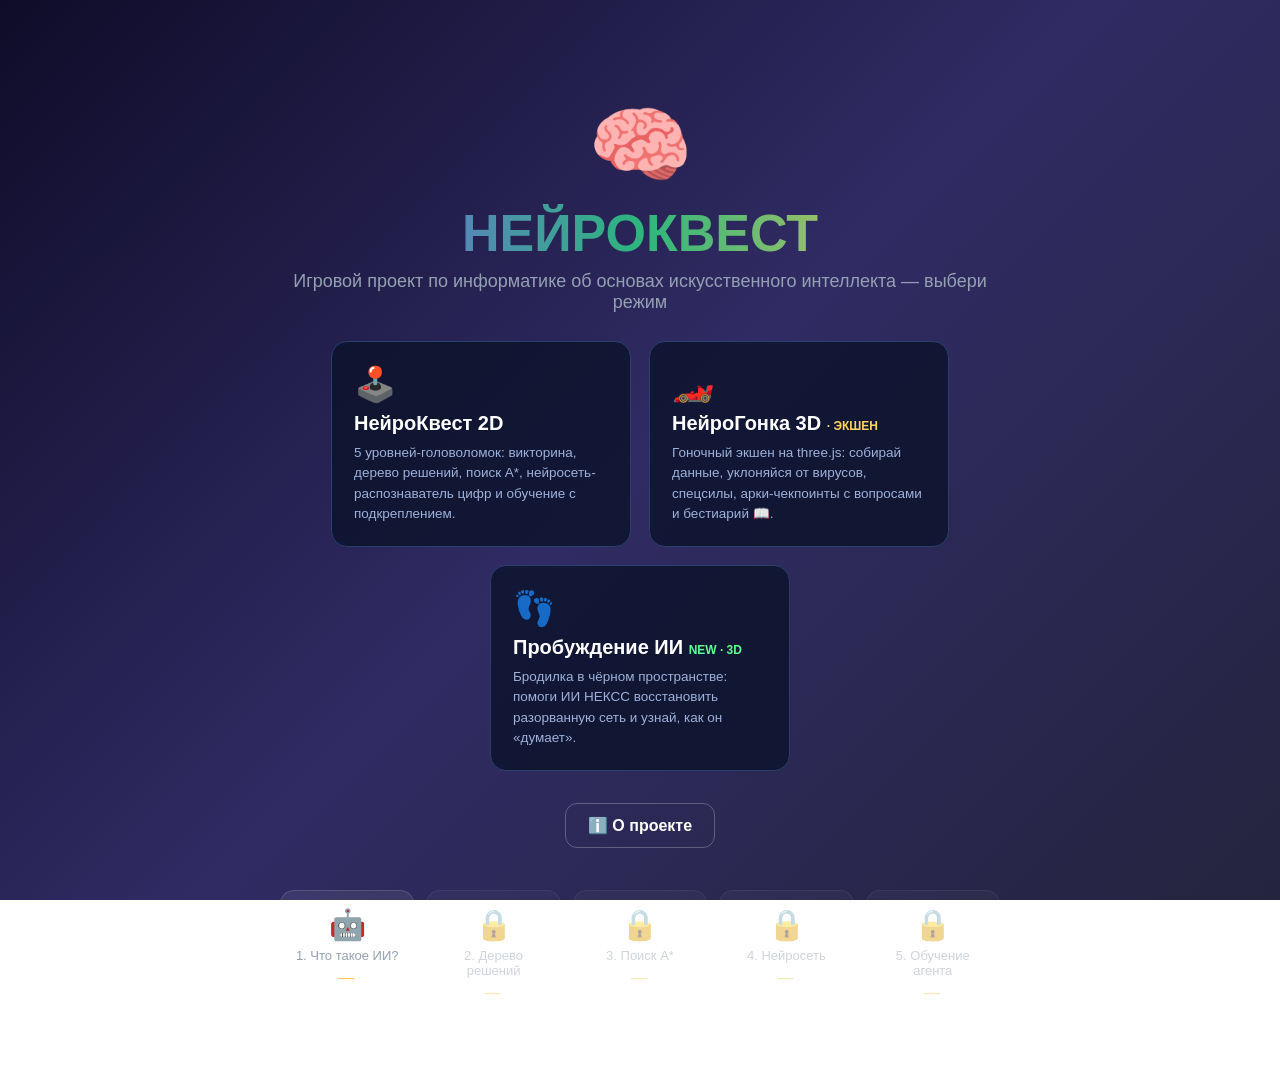
<file: index.html>
<!DOCTYPE html>
<html lang="ru">
<head>
<meta charset="UTF-8">
<meta name="viewport" content="width=device-width, initial-scale=1.0">
<title>НейроКвест — игра об основах ИИ</title>
<link rel="stylesheet" href="style.css">
</head>
<body>

<!-- ============ ГЛАВНОЕ МЕНЮ ============ -->
<!-- ============ ХАБ: ВЫБОР ИГРЫ (главный экран) ============ -->
<section id="screen-hub" class="screen active">
  <div class="hero">
    <div class="hero-icon">🧠</div>
    <h1>НЕЙРО<span style="color:#4fd8ff">КВЕСТ</span></h1>
    <p class="subtitle">Игровой проект по информатике об основах искусственного интеллекта — выбери режим</p>
    <div class="hub-cards" style="display:flex;gap:18px;flex-wrap:wrap;justify-content:center;max-width:1000px;margin:26px auto;">
      <button class="hub-card" onclick="Game.startLevel(1)"
        style="width:min(300px,90vw);background:#0b122acc;border:1px solid #27406e;border-radius:16px;padding:22px;cursor:pointer;text-align:left;color:#dfe8ff;transition:.2s;"
        onmouseover="this.style.borderColor='#4fd8ff'" onmouseout="this.style.borderColor='#27406e'">
        <div style="font-size:34px">🕹️</div>
        <h2 style="font-size:20px;margin:8px 0;color:#fff">НейроКвест 2D</h2>
        <p style="font-size:13.5px;color:#9db1da;line-height:1.5">5 уровней-головоломок: викторина, дерево решений, поиск A*, нейросеть-распознаватель цифр и обучение с подкреплением.</p>
      </button>
      <button class="hub-card" onclick="window.location.href='game3d/'"
        style="width:min(300px,90vw);background:#0b122acc;border:1px solid #27406e;border-radius:16px;padding:22px;cursor:pointer;text-align:left;color:#dfe8ff;transition:.2s;"
        onmouseover="this.style.borderColor='#4fd8ff'" onmouseout="this.style.borderColor='#27406e'">
        <div style="font-size:34px">🏎️</div>
        <h2 style="font-size:20px;margin:8px 0;color:#fff">НейроГонка 3D <span style="color:#ffd45e;font-size:12px">· ЭКШЕН</span></h2>
        <p style="font-size:13.5px;color:#9db1da;line-height:1.5">Гоночный экшен на three.js: собирай данные, уклоняйся от вирусов, спецсилы, арки-чекпоинты с вопросами и бестиарий 📖.</p>
      </button>
      <button class="hub-card" onclick="window.location.href='walk/'"
        style="width:min(300px,90vw);background:#0b122acc;border:1px solid #27406e;border-radius:16px;padding:22px;cursor:pointer;text-align:left;color:#dfe8ff;transition:.2s;"
        onmouseover="this.style.borderColor='#4fd8ff'" onmouseout="this.style.borderColor='#27406e'">
        <div style="font-size:34px">👣</div>
        <h2 style="font-size:20px;margin:8px 0;color:#fff">Пробуждение ИИ <span style="color:#5eff8f;font-size:12px">NEW · 3D</span></h2>
        <p style="font-size:13.5px;color:#9db1da;line-height:1.5">Бродилка в чёрном пространстве: помоги ИИ НЕКСС восстановить разорванную сеть и узнай, как он «думает».</p>
      </button>
    </div>
    <div class="menu-buttons">
      <button class="btn btn-ghost" onclick="UI.show('screen-about')">ℹ️ О проекте</button>
    </div>
    <div id="menu-progress" class="menu-progress"></div>
  </div>
</section>

<!-- ============ МЕНЮ НЕЙРОКВЕСТА (доступ из игры кнопкой «В меню») ============ -->
<section id="screen-menu" class="screen">
  <div class="hero">
    <div class="hero-icon">🕹️</div>
    <h1>НейроКвест</h1>
    <p class="subtitle">Проект по информатике: пройди 5 уровней и узнай, как устроен искусственный интеллект</p>
    <div class="menu-buttons">
      <button class="btn btn-primary btn-big" onclick="Game.startLevel(1)">▶ Начать игру</button>
      <button class="btn btn-ghost" onclick="UI.show('screen-hub')">🎮 Все игры</button>
      <button class="btn btn-ghost" onclick="UI.show('screen-about')">ℹ️ О проекте</button>
    </div>
    <div id="menu-progress" class="menu-progress"></div>
  </div>
</section>

<!-- ============ ОБ ПРОЕКТЕ ============ -->
<section id="screen-about" class="screen">
  <div class="panel">
    <h2>ℹ️ О проекте</h2>
    <p><b>НейроКвест</b> — образовательная браузерная игра об основах искусственного интеллекта.</p>
    <p>Каждый уровень посвящён одной теме:</p>
    <ul class="about-list">
      <li>🤖 <b>Уровень 1</b> — Что такое ИИ: тест Тьюринга и виды ИИ</li>
      <li>🌳 <b>Уровень 2</b> — Машинное обучение: дерево решений</li>
      <li>🔍 <b>Уровень 3</b> — Поиск и эвристики: алгоритм A*</li>
      <li>👁️ <b>Уровень 4</b> — Нейронные сети: распознаём цифры</li>
      <li>🎮 <b>Уровень 5</b> — Мини-игра: обучи агента методом проб и ошибок</li>
    </ul>
    <p>Работает полностью офлайн: HTML + CSS + JavaScript, без библиотек.</p>
    <button class="btn btn-primary" onclick="UI.show('screen-menu')">⬅ Назад</button>
  </div>
</section>

<!-- ============ УРОВЕНЬ 1: ВИКТОРИНА ============ -->
<section id="screen-level1" class="screen">
  <div class="panel">
    <h2>🤖 Уровень 1. Что такое искусственный интеллект?</h2>
    <p class="level-desc">Ответь на вопросы викторины. За правильные ответы с первого раза — максимум звёзд.</p>
    <div id="quiz-box"></div>
  </div>
</section>

<!-- ============ УРОВЕНЬ 2: ДЕРЕВО РЕШЕНИЙ ============ -->
<section id="screen-level2" class="screen">
  <div class="panel wide">
    <h2>🌳 Уровень 2. MACHINE LEARNING!</h2>
    <p class="level-desc">«Машинное обучение» — фильм-пародия (как «Анимatrix»). Робот должен решить, можно ли выпускать его гулять. Ты — алгоритм дерева решений. Выбирай признаки так, чтобы классифицировать всех роботов правильно!</p>
    <div id="tree-area"></div>
  </div>
</section>

<!-- ============ УРОВЕНЬ 3: A* ПОИСК ============ -->
<section id="screen-level3" class="screen">
  <div class="panel wide">
    <h2>🔍 Уровень 3. Путь героя и алгоритм A*</h2>
    <p class="level-desc">Роботу нужно добраться до выхода. Клетки с ценой выше — «дороже». Проложи путь суммарной стоимостью не больше лимита. Подсказка: жёлтые точки — это эвристика, как в настоящем A*.</p>
    <div id="astar-area"></div>
  </div>
</section>

<!-- ============ УРОВЕНЬ 4: НЕЙРОСЕТЬ ============ -->
<section id="screen-level4" class="screen">
  <div class="panel wide">
    <h2>👁️ Уровень 4. Нейронная сеть рисует… цифру!</h2>
    <p class="level-desc">Настоящие нейросети видят изображение как набор пикселей. Нарисуй цифру от <b id="target-digit">?</b> в поле 8×8 — «нейрон» попытается её угадать. Сопоставь образ и его «вектор признаков»!</p>
    <div id="nn-area"></div>
  </div>
</section>

<!-- ============ УРОВЕНЬ 5: ОБУЧЕНИЕ АГЕНТА ============ -->
<section id="screen-level5" class="screen">
  <div class="panel wide">
    <h2>🎮 Уровень 5. Обучение с подкреплением</h2>
    <p class="level-desc">Помоги агенту собрать ⭐ и избежать 🕳️. Каждый раунд меняй «политику» (кнопки), запоминая, что принесло награду, а что — штраф. Это и есть принцип обучения с подкреплением!</p>
    <div id="rl-area"></div>
  </div>
</section>

<!-- ============ ЭКРАН РЕЗУЛЬТАТА УРОВНЯ ============ -->
<div id="result-overlay" class="overlay hidden">
  <div class="overlay-card">
    <div id="result-icon" class="result-icon">🏆</div>
    <h3 id="result-title">Уровень пройден!</h3>
    <div id="result-stars" class="stars-big"></div>
    <p id="result-text"></p>
    <div class="overlay-buttons">
      <button class="btn btn-ghost" id="btn-retry" onclick="">🔄 Заново</button>
      <button class="btn btn-primary" id="btn-next" onclick="">Далее ➡</button>
    </div>
  </div>
</div>

<!-- ============ ФИНАЛ ============ -->
<section id="screen-final" class="screen">
  <div class="hero">
    <div class="hero-icon">🏆</div>
    <h1>Поздравляем!</h1>
    <p class="subtitle">Ты прошёл все уровни НейроКвеста!</p>
    <div id="final-stats" class="final-stats"></div>
    <p class="funfact" id="final-fact"></p>
    <div class="menu-buttons">
      <button class="btn btn-primary" onclick="Game.resetAll()">🔄 Пройти заново</button>
      <button class="btn btn-ghost" onclick="UI.show('screen-menu')">🏠 В меню</button>
    </div>
  </div>
</section>

<!-- Верхняя панель прогресса -->
<header id="topbar" class="hidden">
  <button class="btn btn-small btn-ghost" onclick="Game.goMenu()">🏠</button>
  <div id="topbar-level"></div>
  <div id="topbar-score"></div>
</header>

<script src="app.js"></script>
</body>
</html>
</file>
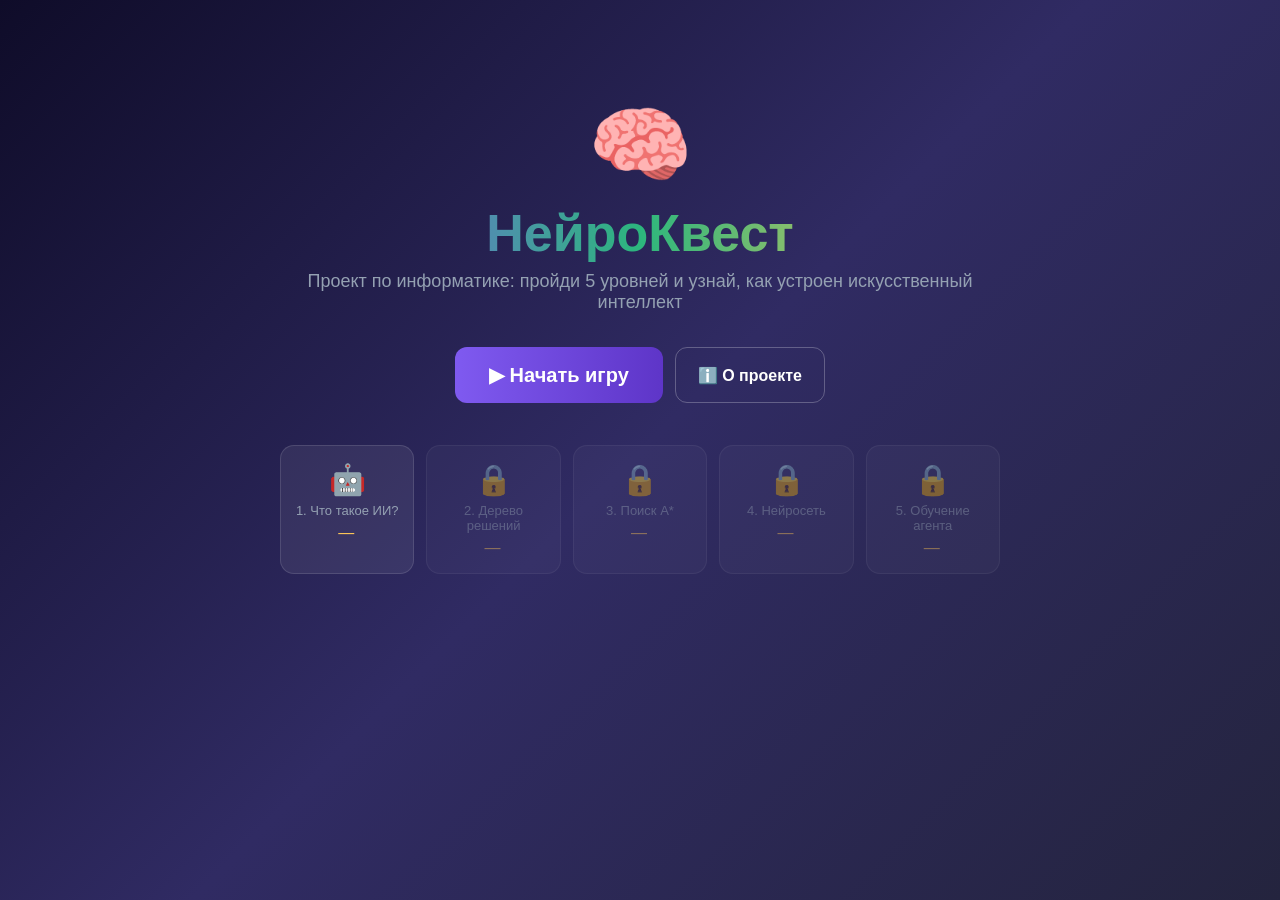
<file: game/index.html>
<!DOCTYPE html>
<html lang="ru">
<head>
<meta charset="UTF-8">
<meta name="viewport" content="width=device-width, initial-scale=1.0">
<title>НейроКвест — игра об основах ИИ</title>
<link rel="stylesheet" href="style.css">
</head>
<body>

<!-- ============ ГЛАВНОЕ МЕНЮ ============ -->
<section id="screen-menu" class="screen active">
  <div class="hero">
    <div class="hero-icon">🧠</div>
    <h1>НейроКвест</h1>
    <p class="subtitle">Проект по информатике: пройди 5 уровней и узнай, как устроен искусственный интеллект</p>
    <div class="menu-buttons">
      <button class="btn btn-primary btn-big" onclick="Game.startLevel(1)">▶ Начать игру</button>
      <button class="btn btn-ghost" onclick="UI.show('screen-about')">ℹ️ О проекте</button>
    </div>
    <div id="menu-progress" class="menu-progress"></div>
  </div>
</section>

<!-- ============ ОБ ПРОЕКТЕ ============ -->
<section id="screen-about" class="screen">
  <div class="panel">
    <h2>ℹ️ О проекте</h2>
    <p><b>НейроКвест</b> — образовательная браузерная игра об основах искусственного интеллекта.</p>
    <p>Каждый уровень посвящён одной теме:</p>
    <ul class="about-list">
      <li>🤖 <b>Уровень 1</b> — Что такое ИИ: тест Тьюринга и виды ИИ</li>
      <li>🌳 <b>Уровень 2</b> — Машинное обучение: дерево решений</li>
      <li>🔍 <b>Уровень 3</b> — Поиск и эвристики: алгоритм A*</li>
      <li>👁️ <b>Уровень 4</b> — Нейронные сети: распознаём цифры</li>
      <li>🎮 <b>Уровень 5</b> — Мини-игра: обучи агента методом проб и ошибок</li>
    </ul>
    <p>Работает полностью офлайн: HTML + CSS + JavaScript, без библиотек.</p>
    <button class="btn btn-primary" onclick="UI.show('screen-menu')">⬅ Назад</button>
  </div>
</section>

<!-- ============ УРОВЕНЬ 1: ВИКТОРИНА ============ -->
<section id="screen-level1" class="screen">
  <div class="panel">
    <h2>🤖 Уровень 1. Что такое искусственный интеллект?</h2>
    <p class="level-desc">Ответь на вопросы викторины. За правильные ответы с первого раза — максимум звёзд.</p>
    <div id="quiz-box"></div>
  </div>
</section>

<!-- ============ УРОВЕНЬ 2: ДЕРЕВО РЕШЕНИЙ ============ -->
<section id="screen-level2" class="screen">
  <div class="panel wide">
    <h2>🌳 Уровень 2. MACHINE LEARNING!</h2>
    <p class="level-desc">«Машинное обучение» — фильм-пародия (как «Анимatrix»). Робот должен решить, можно ли выпускать его гулять. Ты — алгоритм дерева решений. Выбирай признаки так, чтобы классифицировать всех роботов правильно!</p>
    <div id="tree-area"></div>
  </div>
</section>

<!-- ============ УРОВЕНЬ 3: A* ПОИСК ============ -->
<section id="screen-level3" class="screen">
  <div class="panel wide">
    <h2>🔍 Уровень 3. Путь героя и алгоритм A*</h2>
    <p class="level-desc">Роботу нужно добраться до выхода. Клетки с ценой выше — «дороже». Проложи путь суммарной стоимостью не больше лимита. Подсказка: жёлтые точки — это эвристика, как в настоящем A*.</p>
    <div id="astar-area"></div>
  </div>
</section>

<!-- ============ УРОВЕНЬ 4: НЕЙРОСЕТЬ ============ -->
<section id="screen-level4" class="screen">
  <div class="panel wide">
    <h2>👁️ Уровень 4. Нейронная сеть рисует… цифру!</h2>
    <p class="level-desc">Настоящие нейросети видят изображение как набор пикселей. Нарисуй цифру от <b id="target-digit">?</b> в поле 8×8 — «нейрон» попытается её угадать. Сопоставь образ и его «вектор признаков»!</p>
    <div id="nn-area"></div>
  </div>
</section>

<!-- ============ УРОВЕНЬ 5: ОБУЧЕНИЕ АГЕНТА ============ -->
<section id="screen-level5" class="screen">
  <div class="panel wide">
    <h2>🎮 Уровень 5. Обучение с подкреплением</h2>
    <p class="level-desc">Помоги агенту собрать ⭐ и избежать 🕳️. Каждый раунд меняй «политику» (кнопки), запоминая, что принесло награду, а что — штраф. Это и есть принцип обучения с подкреплением!</p>
    <div id="rl-area"></div>
  </div>
</section>

<!-- ============ ЭКРАН РЕЗУЛЬТАТА УРОВНЯ ============ -->
<div id="result-overlay" class="overlay hidden">
  <div class="overlay-card">
    <div id="result-icon" class="result-icon">🏆</div>
    <h3 id="result-title">Уровень пройден!</h3>
    <div id="result-stars" class="stars-big"></div>
    <p id="result-text"></p>
    <div class="overlay-buttons">
      <button class="btn btn-ghost" id="btn-retry" onclick="">🔄 Заново</button>
      <button class="btn btn-primary" id="btn-next" onclick="">Далее ➡</button>
    </div>
  </div>
</div>

<!-- ============ ФИНАЛ ============ -->
<section id="screen-final" class="screen">
  <div class="hero">
    <div class="hero-icon">🏆</div>
    <h1>Поздравляем!</h1>
    <p class="subtitle">Ты прошёл все уровни НейроКвеста!</p>
    <div id="final-stats" class="final-stats"></div>
    <p class="funfact" id="final-fact"></p>
    <div class="menu-buttons">
      <button class="btn btn-primary" onclick="Game.resetAll()">🔄 Пройти заново</button>
      <button class="btn btn-ghost" onclick="UI.show('screen-menu')">🏠 В меню</button>
    </div>
  </div>
</section>

<!-- Верхняя панель прогресса -->
<header id="topbar" class="hidden">
  <button class="btn btn-small btn-ghost" onclick="Game.goMenu()">🏠</button>
  <div id="topbar-level"></div>
  <div id="topbar-score"></div>
</header>

<script src="app.js"></script>
</body>
</html>
</file>
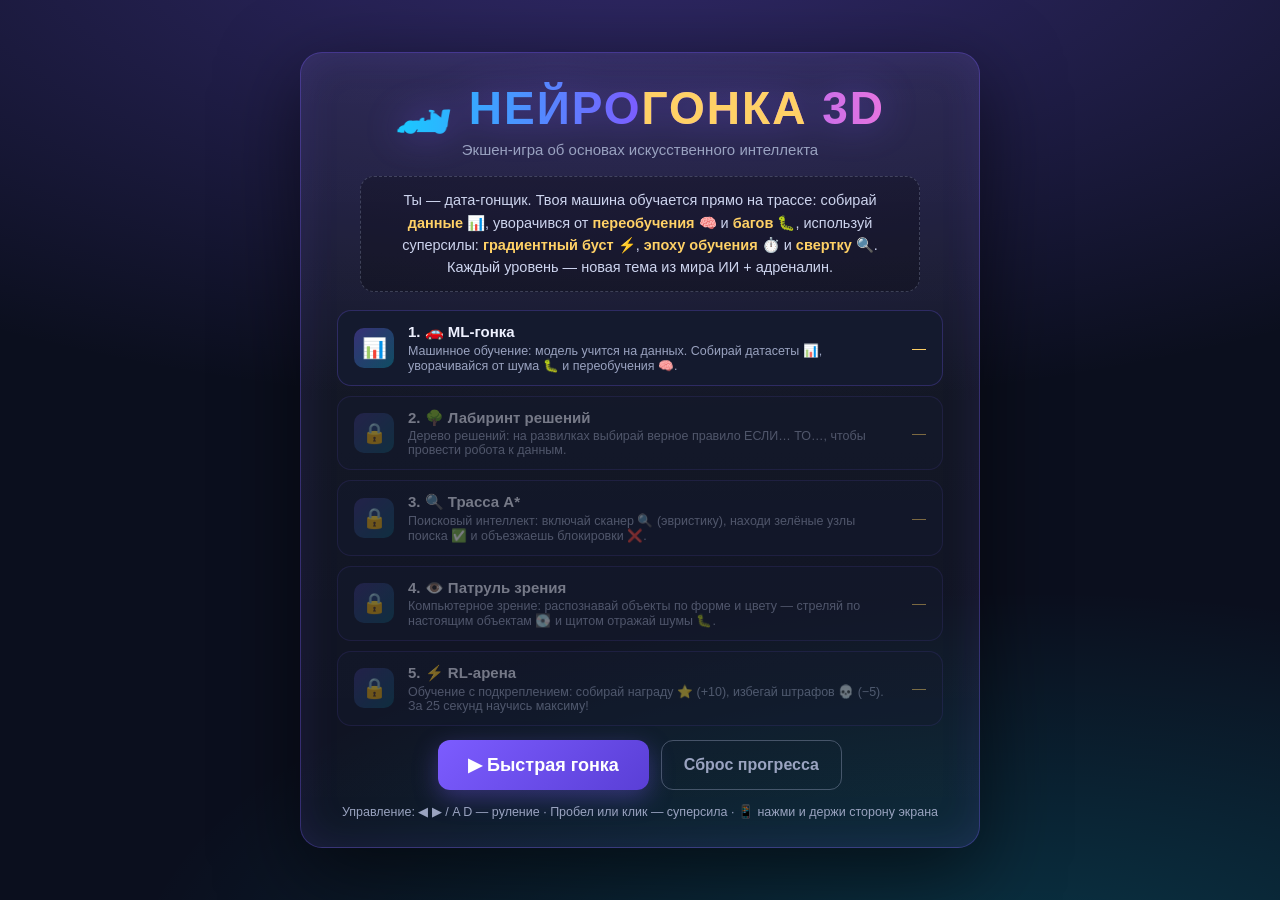
<file: game3d/index.html>
<!DOCTYPE html>
<html lang="ru">
<head>
<meta charset="UTF-8">
<meta name="viewport" content="width=device-width, initial-scale=1.0, user-scalable=no">
<title>НейроГонка 3D — экшен об основах ИИ</title>
<link rel="stylesheet" href="style.css">
</head>
<body>

<!-- ============ ЭКРАН МЕНЮ ============ -->
<div id="menu" class="screen active">
  <div class="menu-card">
    <h1 class="logo">🏎️ НЕЙРО<span>ГОНКА</span> 3D</h1>
    <p class="subtitle">Экшен-игра об основах искусственного интеллекта</p>
    <div class="menu-desc">
      Ты — дата-гонщик. Твоя машина обучается прямо на трассе: собирай <b>данные 📊</b>,
      уворачився от <b>переобучения 🧠</b> и <b>багов 🐛</b>, используй суперсилы:
      <b>градиентный буст ⚡</b>, <b>эпоху обучения ⏱️</b> и <b>свертку 🔍</b>.
      Каждый уровень — новая тема из мира ИИ + адреналин.
    </div>
    <div id="levelList" class="level-list"></div>
    <div class="menu-footer">
      <button id="btnQuick" class="btn big">▶ Быстрая гонка</button>
      <button id="btnReset" class="btn ghost">Сброс прогресса</button>
    </div>
    <p class="hint">Управление: ◀ ▶ / A D — руление · Пробел или клик — суперсила · 📱 нажми и держи сторону экрана</p>
  </div>
</div>

<!-- ============ ИГРОВОЙ ЭКРАН ============ -->
<div id="game" class="screen">
  <canvas id="c3d"></canvas>

  <div id="hud">
    <div class="hud-top">
      <div class="hud-chip">📊 <span id="hudScore">0</span>/<span id="hudTarget">25</span></div>
      <div class="hud-chip">❤️ <span id="hudLives">3</span></div>
      <div class="hud-chip">⚡ <span id="hudBoost">×0</span></div>
      <div class="hud-chip">🏁 <span id="hudDist">0 м</span></div>
    </div>
    <div id="hudTopic" class="hud-topic"></div>
    <div id="hudTimerWrap" class="hidden"><div id="hudTimerBar"></div></div>
    <div id="abilityName" class="ability-name hidden"></div>
    <div id="msgCenter" class="msg-center"></div>
    <div id="factBox" class="fact-box hidden"></div>
    <div class="hud-bottom">
      <button id="btnPause" class="btn small">⏸ Пауза</button>
    </div>
  </div>

  <!-- пауза-меню -->
  <div id="pauseModal" class="modal hidden">
    <div class="modal-card pause-card">
      <h2 class="pause-title">⏸ ПАУЗА</h2>
      <div class="pause-buttons">
        <button id="btnResume" class="btn big green">▶ Продолжить</button>
        <button id="btnCodexFromPause" class="btn big">📖 Кодекс агента</button>
        <button id="btnRestart" class="btn big">🔁 Заново</button>
        <button id="btnQuit" class="btn ghost">🏠 Выйти в меню</button>
      </div>
      <div class="pause-hint">P / Esc — продолжить</div>
    </div>
  </div>

  <!-- тултип вопроса по теме ИИ -->
  <div id="quizModal" class="modal hidden">
    <div class="modal-card">
      <div id="quizEmoji" class="quiz-emoji">🤖</div>
      <div id="quizText" class="quiz-text"></div>
      <div id="quizAnswers" class="quiz-answers"></div>
    </div>
  </div>

  <!-- бестиарий: книга в углу экрана -->
  <button id="btnCodex" title="Кодекс агента (клавиша K)">📖</button>
  <div id="codexModal" class="modal hidden">
    <div class="modal-card codex-card">
      <h2 class="codex-title">📖 КОДЕКС АГЕНТА</h2>
      <div id="codexBody" class="codex-body"></div>
      <button id="btnCodexClose" class="btn big green">⏎ Продолжить гонку</button>
    </div>
  </div>
</div>

<!-- ============ ЭКРАН ИТОГА ============ -->
<div id="result" class="screen">
  <div class="menu-card">
    <h1 id="resTitle" class="logo small">🏁 ФИНИШ</h1>
    <div id="resStars" class="res-stars"></div>
    <div id="resStats" class="res-stats"></div>
    <div id="resFact" class="res-fact"></div>
    <div class="menu-footer">
      <button id="btnRetry" class="btn big">🔁 Ещё раз</button>
      <button id="btnNext" class="btn big green hidden">➡ Следующий уровень</button>
      <button id="btnMenu" class="btn ghost">☰ В меню</button>
    </div>
  </div>
</div>

<script src="../vendor/three.min.js"></script>
<script src="app3d.js"></script>
</body>
</html>
</file>
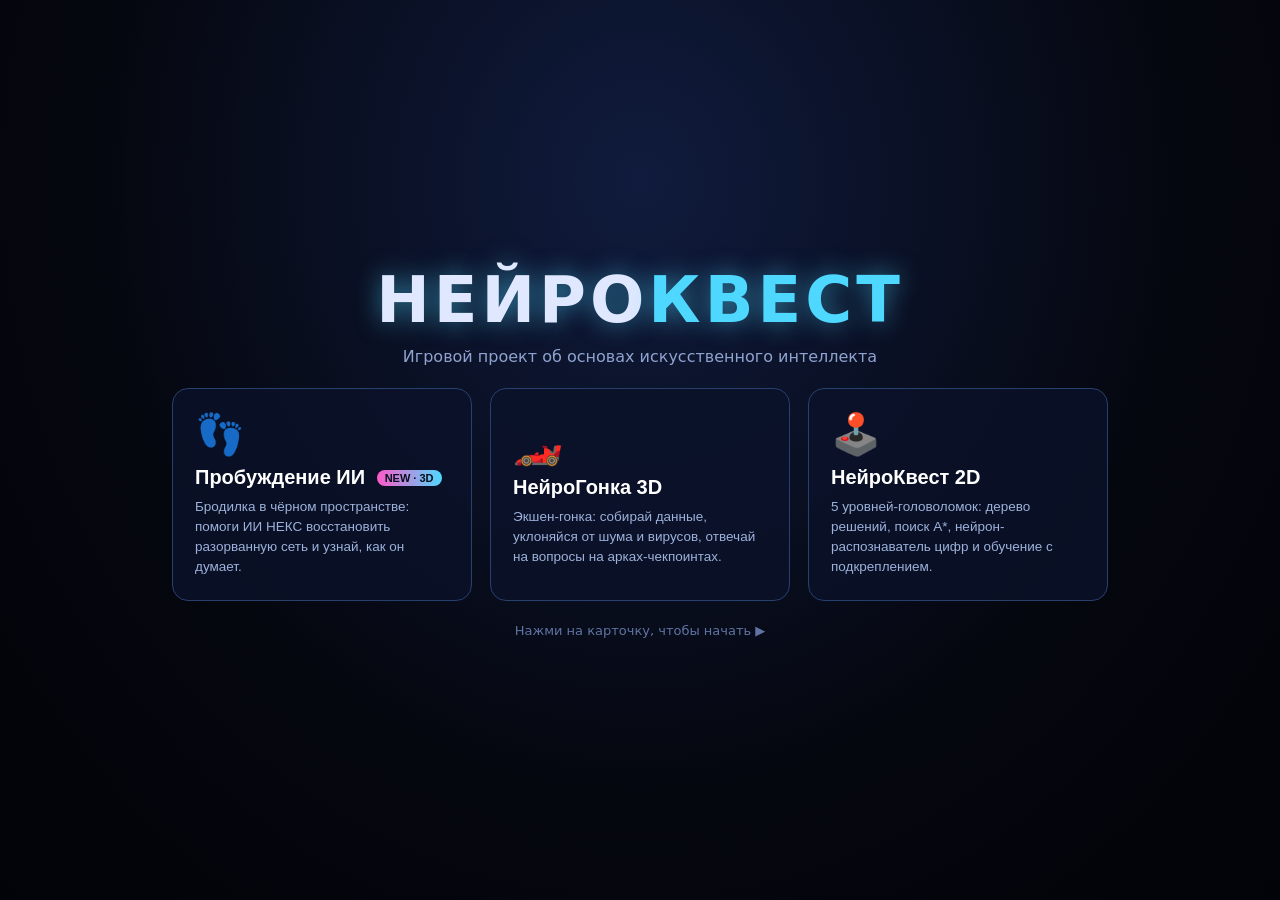
<file: walk/index.html>
<!DOCTYPE html>
<html lang="ru">
<head>
<meta charset="UTF-8">
<meta name="viewport" content="width=device-width, initial-scale=1.0">
<title>Пробуждение ИИ — 3D-бродилка об основах искусственного интеллекта</title>
<link rel="stylesheet" href="style.css">
</head>
<body>

<!-- ===== ГЛАВНОЕ МЕНЮ (хаб) ===== -->
<div id="hub" class="screen active">
  <div class="hub-inner">
    <h1 class="logo">НЕЙРО<span>КВЕСТ</span></h1>
    <p class="tagline">Игровой проект об основах искусственного интеллекта</p>
    <div class="hub-cards">
      <button class="hub-card" data-goto="walk">
        <div class="hc-emoji">👣</div>
        <h2>Пробуждение ИИ <span class="new-tag">NEW · 3D</span></h2>
        <p>Бродилка в чёрном пространстве: помоги ИИ НЕКС восстановить разорванную сеть и узнай, как он думает.</p>
      </button>
      <button class="hub-card" data-goto="game3d">
        <div class="hc-emoji">🏎️</div>
        <h2>НейроГонка 3D</h2>
        <p>Экшен-гонка: собирай данные, уклоняйся от шума и вирусов, отвечай на вопросы на арках-чекпоинтах.</p>
      </button>
      <button class="hub-card" data-goto="./?play=1">
        <div class="hc-emoji">🕹️</div>
        <h2>НейроКвест 2D</h2>
        <p>5 уровней-головоломок: дерево решений, поиск A*, нейрон-распознаватель цифр и обучение с подкреплением.</p>
      </button>
    </div>
    <p class="hub-foot">Нажми на карточку, чтобы начать ▶</p>
  </div>
</div>

<!-- ===== ЭКРАН БОДИЛКИ ===== -->
<div id="walkScreen" class="screen">
  <canvas id="cvs"></canvas>

  <!-- затемнение при старте -->
  <div id="fade" class="fade"></div>

  <!-- речевой центр НЕКСа -->
  <div id="dialog" class="dialog hidden">
    <div class="dlg-avatar"><span id="dlgEmoji">🤖</span></div>
    <div class="dlg-body">
      <div class="dlg-name" id="dlgName">НЕКС</div>
      <div class="dlg-text" id="dlgText"></div>
      <div class="dlg-hint" id="dlgHint">нажми T / клик — далее</div>
    </div>
  </div>

  <!-- HUD -->
  <div id="hud" class="hud hidden">
    <div class="hud-left">
      <div class="hud-title" id="hudTitle">🌱 Станция 1 · Нейрон</div>
      <div class="hud-task" id="hudTask">Собери 4 импульса вокруг нейрона</div>
    </div>
    <div class="hud-right">
      <div class="hud-chips" id="hudChips"></div>
      <div class="hud-facts" id="hudFacts">Фактов: 0</div>
    </div>
  </div>

  <!-- подсказка управления -->
  <div id="controlsTip" class="controls-tip hidden">
    WASD / стрелки — идти · мышь — смотреть (клик по экрану) · <b>E</b> — взаимодействие · <b>T</b> — пропуск реплик · <b>H</b> — помощь
  </div>

  <!-- модалка помощи -->
  <div id="helpModal" class="modal hidden">
    <div class="modal-box">
      <h2>ℹ️ Как играть</h2>
      <ul class="help-list">
        <li>Ты в чёрном пространстве. ИИ <b>НЕКС</b> потерял память — его нейроны погасли.</li>
        <li>Иди к светящимся <b>станциям</b> и восстанавливай сеть: собирай импульсы 💠, проходи цепочки 🧠, чини зрение 👁️, повторяй последовательности 💭.</li>
        <li>Собирай <b>осколки фактов</b> 🔷 — они рассказывают, как ИИ работает на самом деле.</li>
        <li>Подойди к объекту и нажми <b>E</b> или <b>кликни мышью</b>, когда появится подсказка.</li>
        <li>На станции «Цепочка мышления»: <b>жёлтый луч-прожектор</b> всегда ведёт от тебя к нужному узлу — иди по лучу, кольцо с цифрой показывает шаг. Узлы крупные: подойти вплотную не нужно, зона E/клика большая.</li>
        <li>Взаимодействуй со станциями, нажимая <b>E</b> рядом с ними или подходя вплотную.</li>
      </ul>
      <button class="btn primary" id="helpClose">Понятно, в путь!</button>
    </div>
  </div>

  <!-- финальный экран -->
  <div id="finalScreen" class="modal hidden">
    <div class="modal-box final-box">
      <h1 class="final-title">✨ НЕКС ПРОБУЖДЕН ✨</h1>
      <p class="final-sub">Нейронная сеть восстановлена. Ты помог ИИ вспомнить, как он думает.</p>
      <div class="final-stats" id="finalStats"></div>
      <div class="final-quote" id="finalQuote"></div>
      <div class="final-btns">
        <button class="btn primary" id="btnQuiz">🎓 Пройти финальную викторину</button>
        <button class="btn" id="btnHub">🏠 В главное меню</button>
      </div>
    </div>
  </div>

  <!-- финальная викторина -->
  <div id="quizModal" class="modal hidden">
    <div class="modal-box">
      <h2>🎓 Викторина НЕКСа</h2>
      <div class="quiz-q" id="quizQ"></div>
      <div class="quiz-opts" id="quizOpts"></div>
      <div class="quiz-progress" id="quizProg"></div>
      <button class="btn hidden" id="quizNext">Далее →</button>
      <button class="btn" id="quizSkip">Пропустить</button>
    </div>
  </div>

  <button id="btnBackHub" class="corner-btn" title="В главное меню">🏠</button>
</div>

<script src="../vendor/three.min.js"></script>
<script src="app.js"></script>
</body>
</html>
</file>
<file: style.css>
/* ============ НейроКвест — стили ============ */
* { box-sizing: border-box; margin: 0; padding: 0; }

:root {
  --bg1: #0f0c29;
  --bg2: #302b63;
  --bg3: #24243e;
  --accent: #7f5af0;
  --accent2: #2cb67d;
  --gold: #ffc857;
  --danger: #ef4565;
  --text: #fffffe;
  --muted: #94a1b2;
  --panel: rgba(255,255,255,0.07);
}

body {
  font-family: "Segoe UI", Arial, sans-serif;
  color: var(--text);
  background: linear-gradient(135deg, var(--bg1), var(--bg2), var(--bg3));
  background-attachment: fixed;
  min-height: 100vh;
}

/* ---------- экраны ---------- */
.screen { display: none; padding: 24px 16px 60px; animation: fadein .4s; }
.screen.active { display: block; }
@keyframes fadein { from { opacity: 0; transform: translateY(12px);} to { opacity: 1; transform: none;} }

.hero { max-width: 720px; margin: 8vh auto 0; text-align: center; }
.hero-icon { font-size: 84px; animation: float 3s ease-in-out infinite; }
@keyframes float { 0%,100%{transform:translateY(0)} 50%{transform:translateY(-12px)} }
.hero h1 { font-size: 52px; background: linear-gradient(90deg, #7f5af0, #2cb67d, #ffc857);
  -webkit-background-clip: text; background-clip: text; -webkit-text-fill-color: transparent; margin: 8px 0; }
.subtitle { color: var(--muted); font-size: 18px; margin-bottom: 28px; }

/* ---------- панели ---------- */
.panel {
  max-width: 760px; margin: 40px auto 0; background: var(--panel);
  border: 1px solid rgba(255,255,255,.12); border-radius: 18px;
  padding: 28px; backdrop-filter: blur(6px);
}
.panel.wide { max-width: 900px; }
.panel h2 { margin-bottom: 10px; }
.level-desc { color: var(--muted); margin-bottom: 18px; line-height: 1.5; }
.about-list { margin: 14px 0 18px 22px; line-height: 1.9; }

/* ---------- кнопки ---------- */
.btn {
  cursor: pointer; border: none; border-radius: 12px;
  padding: 12px 22px; font-size: 16px; font-weight: 600;
  color: var(--text); background: var(--panel);
  transition: transform .12s, box-shadow .12s, background .2s;
  margin: 6px;
}
.btn:hover { transform: translateY(-2px); box-shadow: 0 6px 18px rgba(0,0,0,.35); }
.btn:active { transform: scale(.97); }
.btn-primary { background: linear-gradient(90deg, var(--accent), #5e35c8); }
.btn-success { background: linear-gradient(90deg, var(--accent2), #1f8f61); }
.btn-danger  { background: linear-gradient(90deg, var(--danger), #c22f4d); }
.btn-ghost   { background: transparent; border: 1px solid rgba(255,255,255,.25); }
.btn-big     { font-size: 20px; padding: 16px 34px; }
.btn-small   { padding: 6px 12px; font-size: 14px; }
.btn:disabled { opacity: .45; cursor: not-allowed; transform: none; }
.menu-buttons { display: flex; justify-content: center; flex-wrap: wrap; }

/* ---------- верхняя панель ---------- */
#topbar {
  position: fixed; top: 0; left: 0; right: 0; z-index: 50;
  display: flex; align-items: center; justify-content: space-between;
  padding: 10px 18px; background: rgba(15,12,41,.85); backdrop-filter: blur(8px);
  border-bottom: 1px solid rgba(255,255,255,.1);
}
#topbar.hidden { display: none; }
#topbar-level { font-weight: 700; }
#topbar-score { color: var(--gold); font-weight: 700; }

/* ---------- прогресс в меню ---------- */
.menu-progress { display: grid; grid-template-columns: repeat(auto-fit, minmax(120px,1fr)); gap: 12px; margin-top: 36px; }
.level-card {
  background: var(--panel); border: 1px solid rgba(255,255,255,.12);
  border-radius: 14px; padding: 16px 10px; cursor: pointer; transition: transform .15s, border-color .2s;
  text-align: center;
}
.level-card:hover { transform: translateY(-4px); border-color: var(--accent); }
.level-card .lvl-icon { font-size: 30px; }
.level-card .lvl-name { font-size: 13px; color: var(--muted); margin: 6px 0; }
.level-card .lvl-stars { color: var(--gold); letter-spacing: 2px; min-height: 18px; }
.level-card.locked { opacity: .45; cursor: not-allowed; }

/* ---------- викторина ---------- */
.quiz-q { margin-bottom: 18px; }
.quiz-q .q-text { font-size: 17px; font-weight: 600; margin-bottom: 10px; }
.quiz-opt {
  display: block; width: 100%; text-align: left; margin: 6px 0;
  padding: 12px 16px; border-radius: 12px; cursor: pointer;
  background: rgba(255,255,255,.06); border: 1px solid rgba(255,255,255,.14);
  color: var(--text); font-size: 15px; transition: .15s;
}
.quiz-opt:hover:not(:disabled) { border-color: var(--accent); background: rgba(127,90,240,.15); }
.quiz-opt.correct { border-color: var(--accent2); background: rgba(44,182,125,.25); }
.quiz-opt.wrong   { border-color: var(--danger);  background: rgba(239,69,101,.25); }
.quiz-explain {
  display: none; margin-top: 8px; padding: 10px 14px; border-left: 3px solid var(--accent);
  background: rgba(127,90,240,.12); border-radius: 8px; font-size: 14px; color: #d9d4ff; line-height: 1.5;
}
.quiz-explain.show { display: block; }

/* ---------- дерево решений ---------- */
.tree-controls { display: flex; flex-wrap: wrap; gap: 10px; align-items: center; margin-bottom: 14px; }
.robot-grid { display: grid; grid-template-columns: repeat(auto-fill, minmax(150px,1fr)); gap: 10px; margin: 14px 0; }
.robot-card {
  background: rgba(255,255,255,.06); border-radius: 12px; padding: 10px; text-align: center;
  border: 2px solid transparent; transition: .2s; font-size: 13px;
}
.robot-card .r-emoji { font-size: 34px; }
.robot-card.pred-yes { border-color: var(--accent2); }
.robot-card.pred-no  { border-color: var(--danger); }
.robot-card.mistake  { animation: shake .4s; }
@keyframes shake { 0%,100%{transform:translateX(0)} 25%{transform:translateX(-6px)} 75%{transform:translateX(6px)} }
.tag { display:inline-block; padding:2px 8px; border-radius: 20px; font-size: 11px; margin: 2px; background: rgba(255,255,255,.12); }
.tag.label-yes { background: rgba(44,182,125,.35); }
.tag.label-no  { background: rgba(239,69,101,.35); }
.tree-code {
  font-family: Consolas, monospace; background: #14122b; border-radius: 10px;
  padding: 14px; margin: 12px 0; white-space: pre; line-height: 1.6; overflow-x: auto; font-size: 13px;
}
.hl { color: var(--gold); }

/* ---------- A* карта ---------- */
.astar-info { display: flex; gap: 18px; flex-wrap: wrap; margin-bottom: 12px; font-weight: 600; }
.astar-info .cost-high { color: var(--gold); }
.grid { display: grid; gap: 4px; justify-content: center; margin: 10px 0; user-select: none; }
.cell {
  width: 46px; height: 46px; border-radius: 8px; display: flex; align-items: center; justify-content: center;
  background: rgba(255,255,255,.08); cursor: pointer; position: relative; font-size: 22px; transition: .12s;
}
.cell:hover { outline: 2px solid var(--accent); }
.cell.wall { background: #1a1730; cursor: not-allowed; }
.cell.path { background: rgba(127,90,240,.55); }
.cell.start { background: rgba(44,182,125,.4); }
.cell.goal  { background: rgba(255,200,87,.35); }
.cell .price { position: absolute; bottom: 2px; right: 5px; font-size: 10px; color: rgba(255,255,255,.75); }
.cell .heur { position: absolute; top: 3px; left: 5px; width: 6px; height: 6px; border-radius: 50%; background: var(--gold); opacity:.8; }
.cost-ok { color: var(--accent2); }
.cost-bad { color: var(--danger); }

/* ---------- нейросеть (рисовалка) ---------- */
.nn-wrap { display: flex; gap: 26px; flex-wrap: wrap; justify-content: center; align-items: flex-start; }
.nn-canvas { display: grid; grid-template-columns: repeat(8, 34px); gap: 3px; }
.px { width: 34px; height: 34px; border-radius: 6px; background: rgba(255,255,255,.08); cursor: pointer; }
.px.on { background: var(--accent); box-shadow: 0 0 8px rgba(127,90,240,.7); }
.nn-side { min-width: 240px; }
.nn-result { font-size: 44px; text-align: center; margin: 10px 0; }
.nn-bars { margin-top: 10px; }
.nn-bar-row { display: flex; align-items: center; gap: 8px; margin: 4px 0; font-size: 14px; }
.nn-bar { height: 12px; border-radius: 6px; background: linear-gradient(90deg, var(--accent), var(--accent2)); transition: width .5s; }
.nn-hint { color: var(--muted); font-size: 13px; margin-top: 8px; line-height: 1.5; }

/* ---------- RL мини-игра ---------- */
.rl-grid { display: grid; gap: 6px; justify-content: center; margin: 12px 0; }
.rl-cell { width: 64px; height: 64px; border-radius: 10px; background: rgba(255,255,255,.08);
  display:flex; align-items:center; justify-content:center; font-size: 30px; }
.rl-cell.agent { background: rgba(127,90,240,.5); outline: 3px solid var(--text); }
.rl-cell.hole  { background: rgba(239,69,101,.25); }
.rl-cell.star  { background: rgba(255,200,87,.25); }
.rl-stats { display: flex; gap: 22px; font-weight: 700; margin-bottom: 8px; flex-wrap: wrap; }
.rl-log { font-family: monospace; font-size: 13px; background: #14122b; border-radius: 10px; padding: 10px; height: 110px; overflow-y: auto; margin-top: 10px; line-height: 1.5; }
.policy-btn.active-policy { outline: 3px solid var(--gold); }

/* ---------- оверлей результата ---------- */
.overlay {
  position: fixed; inset: 0; background: rgba(5,4,20,.8); backdrop-filter: blur(4px);
  display: flex; align-items: center; justify-content: center; z-index: 100;
}
.overlay.hidden { display: none; }
.overlay-card {
  background: linear-gradient(160deg, #221f4b, #17143a);
  border: 1px solid rgba(255,255,255,.15); border-radius: 20px;
  padding: 34px 40px; max-width: 440px; text-align: center; animation: pop .35s;
}
@keyframes pop { from { transform: scale(.7); opacity: 0;} to { transform: scale(1); opacity: 1;} }
.result-icon { font-size: 64px; }
.stars-big { font-size: 40px; letter-spacing: 8px; margin: 10px 0; color: var(--gold); }
#result-text { color: var(--muted); margin-bottom: 18px; line-height: 1.5; }

/* ---------- финал ---------- */
.final-stats { display: flex; justify-content: center; gap: 14px; flex-wrap: wrap; margin: 20px 0; }
.stat-chip { background: var(--panel); border-radius: 12px; padding: 12px 18px; font-size: 15px; }
.funfact { max-width: 560px; margin: 0 auto 24px; color: var(--muted); font-style: italic; line-height: 1.6; }

@media (max-width: 640px) {
  .hero h1 { font-size: 36px; }
  .cell { width: 38px; height: 38px; }
  .rl-cell { width: 52px; height: 52px; font-size: 24px; }
  .nn-canvas { grid-template-columns: repeat(8, 28px); }
  .px { width: 28px; height: 28px; }
}
</file>
<file: game/style.css>
/* ============ НейроКвест — стили ============ */
* { box-sizing: border-box; margin: 0; padding: 0; }

:root {
  --bg1: #0f0c29;
  --bg2: #302b63;
  --bg3: #24243e;
  --accent: #7f5af0;
  --accent2: #2cb67d;
  --gold: #ffc857;
  --danger: #ef4565;
  --text: #fffffe;
  --muted: #94a1b2;
  --panel: rgba(255,255,255,0.07);
}

body {
  font-family: "Segoe UI", Arial, sans-serif;
  color: var(--text);
  background: linear-gradient(135deg, var(--bg1), var(--bg2), var(--bg3));
  background-attachment: fixed;
  min-height: 100vh;
}

/* ---------- экраны ---------- */
.screen { display: none; padding: 24px 16px 60px; animation: fadein .4s; }
.screen.active { display: block; }
@keyframes fadein { from { opacity: 0; transform: translateY(12px);} to { opacity: 1; transform: none;} }

.hero { max-width: 720px; margin: 8vh auto 0; text-align: center; }
.hero-icon { font-size: 84px; animation: float 3s ease-in-out infinite; }
@keyframes float { 0%,100%{transform:translateY(0)} 50%{transform:translateY(-12px)} }
.hero h1 { font-size: 52px; background: linear-gradient(90deg, #7f5af0, #2cb67d, #ffc857);
  -webkit-background-clip: text; background-clip: text; -webkit-text-fill-color: transparent; margin: 8px 0; }
.subtitle { color: var(--muted); font-size: 18px; margin-bottom: 28px; }

/* ---------- панели ---------- */
.panel {
  max-width: 760px; margin: 40px auto 0; background: var(--panel);
  border: 1px solid rgba(255,255,255,.12); border-radius: 18px;
  padding: 28px; backdrop-filter: blur(6px);
}
.panel.wide { max-width: 900px; }
.panel h2 { margin-bottom: 10px; }
.level-desc { color: var(--muted); margin-bottom: 18px; line-height: 1.5; }
.about-list { margin: 14px 0 18px 22px; line-height: 1.9; }

/* ---------- кнопки ---------- */
.btn {
  cursor: pointer; border: none; border-radius: 12px;
  padding: 12px 22px; font-size: 16px; font-weight: 600;
  color: var(--text); background: var(--panel);
  transition: transform .12s, box-shadow .12s, background .2s;
  margin: 6px;
}
.btn:hover { transform: translateY(-2px); box-shadow: 0 6px 18px rgba(0,0,0,.35); }
.btn:active { transform: scale(.97); }
.btn-primary { background: linear-gradient(90deg, var(--accent), #5e35c8); }
.btn-success { background: linear-gradient(90deg, var(--accent2), #1f8f61); }
.btn-danger  { background: linear-gradient(90deg, var(--danger), #c22f4d); }
.btn-ghost   { background: transparent; border: 1px solid rgba(255,255,255,.25); }
.btn-big     { font-size: 20px; padding: 16px 34px; }
.btn-small   { padding: 6px 12px; font-size: 14px; }
.btn:disabled { opacity: .45; cursor: not-allowed; transform: none; }
.menu-buttons { display: flex; justify-content: center; flex-wrap: wrap; }

/* ---------- верхняя панель ---------- */
#topbar {
  position: fixed; top: 0; left: 0; right: 0; z-index: 50;
  display: flex; align-items: center; justify-content: space-between;
  padding: 10px 18px; background: rgba(15,12,41,.85); backdrop-filter: blur(8px);
  border-bottom: 1px solid rgba(255,255,255,.1);
}
#topbar.hidden { display: none; }
#topbar-level { font-weight: 700; }
#topbar-score { color: var(--gold); font-weight: 700; }

/* ---------- прогресс в меню ---------- */
.menu-progress { display: grid; grid-template-columns: repeat(auto-fit, minmax(120px,1fr)); gap: 12px; margin-top: 36px; }
.level-card {
  background: var(--panel); border: 1px solid rgba(255,255,255,.12);
  border-radius: 14px; padding: 16px 10px; cursor: pointer; transition: transform .15s, border-color .2s;
  text-align: center;
}
.level-card:hover { transform: translateY(-4px); border-color: var(--accent); }
.level-card .lvl-icon { font-size: 30px; }
.level-card .lvl-name { font-size: 13px; color: var(--muted); margin: 6px 0; }
.level-card .lvl-stars { color: var(--gold); letter-spacing: 2px; min-height: 18px; }
.level-card.locked { opacity: .45; cursor: not-allowed; }

/* ---------- викторина ---------- */
.quiz-q { margin-bottom: 18px; }
.quiz-q .q-text { font-size: 17px; font-weight: 600; margin-bottom: 10px; }
.quiz-opt {
  display: block; width: 100%; text-align: left; margin: 6px 0;
  padding: 12px 16px; border-radius: 12px; cursor: pointer;
  background: rgba(255,255,255,.06); border: 1px solid rgba(255,255,255,.14);
  color: var(--text); font-size: 15px; transition: .15s;
}
.quiz-opt:hover:not(:disabled) { border-color: var(--accent); background: rgba(127,90,240,.15); }
.quiz-opt.correct { border-color: var(--accent2); background: rgba(44,182,125,.25); }
.quiz-opt.wrong   { border-color: var(--danger);  background: rgba(239,69,101,.25); }
.quiz-explain {
  display: none; margin-top: 8px; padding: 10px 14px; border-left: 3px solid var(--accent);
  background: rgba(127,90,240,.12); border-radius: 8px; font-size: 14px; color: #d9d4ff; line-height: 1.5;
}
.quiz-explain.show { display: block; }

/* ---------- дерево решений ---------- */
.tree-controls { display: flex; flex-wrap: wrap; gap: 10px; align-items: center; margin-bottom: 14px; }
.robot-grid { display: grid; grid-template-columns: repeat(auto-fill, minmax(150px,1fr)); gap: 10px; margin: 14px 0; }
.robot-card {
  background: rgba(255,255,255,.06); border-radius: 12px; padding: 10px; text-align: center;
  border: 2px solid transparent; transition: .2s; font-size: 13px;
}
.robot-card .r-emoji { font-size: 34px; }
.robot-card.pred-yes { border-color: var(--accent2); }
.robot-card.pred-no  { border-color: var(--danger); }
.robot-card.mistake  { animation: shake .4s; }
@keyframes shake { 0%,100%{transform:translateX(0)} 25%{transform:translateX(-6px)} 75%{transform:translateX(6px)} }
.tag { display:inline-block; padding:2px 8px; border-radius: 20px; font-size: 11px; margin: 2px; background: rgba(255,255,255,.12); }
.tag.label-yes { background: rgba(44,182,125,.35); }
.tag.label-no  { background: rgba(239,69,101,.35); }
.tree-code {
  font-family: Consolas, monospace; background: #14122b; border-radius: 10px;
  padding: 14px; margin: 12px 0; white-space: pre; line-height: 1.6; overflow-x: auto; font-size: 13px;
}
.hl { color: var(--gold); }

/* ---------- A* карта ---------- */
.astar-info { display: flex; gap: 18px; flex-wrap: wrap; margin-bottom: 12px; font-weight: 600; }
.astar-info .cost-high { color: var(--gold); }
.grid { display: grid; gap: 4px; justify-content: center; margin: 10px 0; user-select: none; }
.cell {
  width: 46px; height: 46px; border-radius: 8px; display: flex; align-items: center; justify-content: center;
  background: rgba(255,255,255,.08); cursor: pointer; position: relative; font-size: 22px; transition: .12s;
}
.cell:hover { outline: 2px solid var(--accent); }
.cell.wall { background: #1a1730; cursor: not-allowed; }
.cell.path { background: rgba(127,90,240,.55); }
.cell.start { background: rgba(44,182,125,.4); }
.cell.goal  { background: rgba(255,200,87,.35); }
.cell .price { position: absolute; bottom: 2px; right: 5px; font-size: 10px; color: rgba(255,255,255,.75); }
.cell .heur { position: absolute; top: 3px; left: 5px; width: 6px; height: 6px; border-radius: 50%; background: var(--gold); opacity:.8; }
.cost-ok { color: var(--accent2); }
.cost-bad { color: var(--danger); }

/* ---------- нейросеть (рисовалка) ---------- */
.nn-wrap { display: flex; gap: 26px; flex-wrap: wrap; justify-content: center; align-items: flex-start; }
.nn-canvas { display: grid; grid-template-columns: repeat(8, 34px); gap: 3px; }
.px { width: 34px; height: 34px; border-radius: 6px; background: rgba(255,255,255,.08); cursor: pointer; }
.px.on { background: var(--accent); box-shadow: 0 0 8px rgba(127,90,240,.7); }
.nn-side { min-width: 240px; }
.nn-result { font-size: 44px; text-align: center; margin: 10px 0; }
.nn-bars { margin-top: 10px; }
.nn-bar-row { display: flex; align-items: center; gap: 8px; margin: 4px 0; font-size: 14px; }
.nn-bar { height: 12px; border-radius: 6px; background: linear-gradient(90deg, var(--accent), var(--accent2)); transition: width .5s; }
.nn-hint { color: var(--muted); font-size: 13px; margin-top: 8px; line-height: 1.5; }

/* ---------- RL мини-игра ---------- */
.rl-grid { display: grid; gap: 6px; justify-content: center; margin: 12px 0; }
.rl-cell { width: 64px; height: 64px; border-radius: 10px; background: rgba(255,255,255,.08);
  display:flex; align-items:center; justify-content:center; font-size: 30px; }
.rl-cell.agent { background: rgba(127,90,240,.5); outline: 3px solid var(--text); }
.rl-cell.hole  { background: rgba(239,69,101,.25); }
.rl-cell.star  { background: rgba(255,200,87,.25); }
.rl-stats { display: flex; gap: 22px; font-weight: 700; margin-bottom: 8px; flex-wrap: wrap; }
.rl-log { font-family: monospace; font-size: 13px; background: #14122b; border-radius: 10px; padding: 10px; height: 110px; overflow-y: auto; margin-top: 10px; line-height: 1.5; }
.policy-btn.active-policy { outline: 3px solid var(--gold); }

/* ---------- оверлей результата ---------- */
.overlay {
  position: fixed; inset: 0; background: rgba(5,4,20,.8); backdrop-filter: blur(4px);
  display: flex; align-items: center; justify-content: center; z-index: 100;
}
.overlay.hidden { display: none; }
.overlay-card {
  background: linear-gradient(160deg, #221f4b, #17143a);
  border: 1px solid rgba(255,255,255,.15); border-radius: 20px;
  padding: 34px 40px; max-width: 440px; text-align: center; animation: pop .35s;
}
@keyframes pop { from { transform: scale(.7); opacity: 0;} to { transform: scale(1); opacity: 1;} }
.result-icon { font-size: 64px; }
.stars-big { font-size: 40px; letter-spacing: 8px; margin: 10px 0; color: var(--gold); }
#result-text { color: var(--muted); margin-bottom: 18px; line-height: 1.5; }

/* ---------- финал ---------- */
.final-stats { display: flex; justify-content: center; gap: 14px; flex-wrap: wrap; margin: 20px 0; }
.stat-chip { background: var(--panel); border-radius: 12px; padding: 12px 18px; font-size: 15px; }
.funfact { max-width: 560px; margin: 0 auto 24px; color: var(--muted); font-style: italic; line-height: 1.6; }

@media (max-width: 640px) {
  .hero h1 { font-size: 36px; }
  .cell { width: 38px; height: 38px; }
  .rl-cell { width: 52px; height: 52px; font-size: 24px; }
  .nn-canvas { grid-template-columns: repeat(8, 28px); }
  .px { width: 28px; height: 28px; }
}
</file>
<file: game3d/style.css>
/* ============ НейроГонка 3D — стили ============ */
* { margin: 0; padding: 0; box-sizing: border-box; }

:root {
  --bg: #0b0f1e;
  --card: #141a2e;
  --accent: #7c5cff;
  --accent2: #00e5ff;
  --green: #3ddc84;
  --red: #ff5470;
  --yellow: #ffd166;
  --text: #eef1ff;
  --muted: #9aa3c0;
}

html, body { height: 100%; overflow: hidden; }
body {
  background: var(--bg);
  color: var(--text);
  font-family: "Segoe UI", Roboto, Arial, sans-serif;
  -webkit-user-select: none; user-select: none;
  touch-action: none;
}

.screen { display: none; position: fixed; inset: 0; }
.screen.active { display: block; }

/* ---------- Меню / итог ---------- */
#menu, #result {
  background:
    radial-gradient(1200px 500px at 50% -10%, rgba(124,92,255,.35), transparent),
    radial-gradient(900px 400px at 80% 110%, rgba(0,229,255,.18), transparent),
    var(--bg);
  overflow-y: auto;
  display: none;
  align-items: center; justify-content: center; padding: 20px;
}
#menu.active, #result.active { display: flex; }

.menu-card {
  width: min(680px, 96vw);
  background: linear-gradient(180deg, rgba(255,255,255,.05), rgba(255,255,255,.02));
  border: 1px solid rgba(124,92,255,.35);
  border-radius: 22px;
  padding: 28px clamp(18px, 4vw, 36px);
  box-shadow: 0 24px 80px rgba(0,0,0,.55), 0 0 40px rgba(124,92,255,.12) inset;
  text-align: center;
}

.logo {
  font-size: clamp(28px, 6vw, 46px);
  letter-spacing: 2px;
  background: linear-gradient(90deg, var(--accent2), var(--accent), #ff7ad9);
  -webkit-background-clip: text; background-clip: text;
  -webkit-text-fill-color: transparent;
  filter: drop-shadow(0 0 18px rgba(124,92,255,.45));
}
.logo.small { font-size: clamp(24px, 5vw, 36px); }
.logo span { color: var(--yellow); -webkit-text-fill-color: var(--yellow); }

.subtitle { color: var(--muted); margin-top: 6px; font-size: 15px; }

.menu-desc {
  margin: 18px auto 8px;
  max-width: 560px;
  color: #cdd4ee;
  font-size: 14.5px;
  line-height: 1.55;
  background: rgba(0,0,0,.25);
  border-radius: 14px;
  padding: 12px 16px;
  border: 1px dashed rgba(154,163,192,.3);
}
.menu-desc b { color: var(--yellow); font-weight: 600; }

.level-list { margin: 18px 0 10px; display: grid; gap: 10px; }

.level-btn {
  display: flex; align-items: center; gap: 14px;
  width: 100%;
  background: var(--card);
  border: 1px solid rgba(124,92,255,.25);
  border-radius: 14px;
  padding: 12px 16px;
  color: var(--text);
  font-size: 15px;
  cursor: pointer;
  transition: transform .12s ease, border-color .12s ease, box-shadow .12s ease;
  text-align: left;
}
.level-btn:hover:not(:disabled) {
  transform: translateY(-2px);
  border-color: var(--accent);
  box-shadow: 0 8px 24px rgba(124,92,255,.25);
}
.level-btn:disabled { opacity: .45; cursor: not-allowed; }
.level-btn .num {
  width: 40px; height: 40px; flex: 0 0 40px;
  border-radius: 10px;
  display: grid; place-items: center;
  font-size: 20px;
  background: linear-gradient(135deg, rgba(124,92,255,.35), rgba(0,229,255,.25));
}
.level-btn .info { flex: 1; }
.level-btn .t { font-weight: 700; }
.level-btn .d { font-size: 12.5px; color: var(--muted); margin-top: 2px; }
.level-btn .stars { font-size: 14px; color: var(--yellow); white-space: nowrap; }

.btn {
  border: none; cursor: pointer;
  border-radius: 12px;
  padding: 12px 22px;
  font-size: 16px; font-weight: 700;
  color: #fff;
  background: linear-gradient(135deg, var(--accent), #5a3fd6);
  box-shadow: 0 8px 24px rgba(124,92,255,.35);
  transition: transform .1s ease, filter .1s ease;
}
.btn:hover { transform: translateY(-2px); filter: brightness(1.1); }
.btn:active { transform: translateY(0); }
.btn.big { padding: 14px 30px; font-size: 18px; }
.btn.green { background: linear-gradient(135deg, var(--green), #1fa761); box-shadow: 0 8px 24px rgba(61,220,132,.3); }
.btn.ghost { background: transparent; border: 1px solid rgba(154,163,192,.4); color: var(--muted); box-shadow: none; }
.btn.ghost:hover { color: var(--text); border-color: var(--text); }
.btn.small { padding: 8px 14px; font-size: 13px; }

.menu-footer { display: flex; gap: 12px; justify-content: center; flex-wrap: wrap; margin-top: 14px; }
.hint { margin-top: 14px; color: var(--muted); font-size: 12.5px; }

/* ---------- Игра ---------- */
#game { background: #000; }
#c3d { position: absolute; inset: 0; width: 100%; height: 100%; display: block; }

#hud { position: absolute; inset: 0; pointer-events: none; }
.hud-top {
  position: absolute; top: 10px; left: 0; right: 0;
  display: flex; justify-content: center; gap: 8px; flex-wrap: wrap;
  padding: 0 10px;
}
.hud-chip {
  background: rgba(10,14,28,.72);
  border: 1px solid rgba(124,92,255,.4);
  backdrop-filter: blur(6px);
  border-radius: 999px;
  padding: 6px 14px;
  font-size: 15px; font-weight: 700;
  box-shadow: 0 4px 14px rgba(0,0,0,.4);
}
.hud-topic {
  position: absolute; top: 54px; left: 50%; transform: translateX(-50%);
  font-size: 12.5px; color: #cdd4ee;
  background: rgba(10,14,28,.55);
  padding: 4px 12px; border-radius: 999px;
  max-width: 92vw; text-align: center;
}

#hudTimerWrap {
  position: absolute; top: 92px; left: 50%; transform: translateX(-50%);
  width: min(340px, 80vw); height: 10px;
  background: rgba(255,255,255,.12);
  border-radius: 999px; overflow: hidden;
  border: 1px solid rgba(255,255,255,.2);
}
#hudTimerBar {
  height: 100%; width: 100%;
  background: linear-gradient(90deg, var(--red), var(--yellow), var(--green));
  border-radius: 999px;
  transition: width .1s linear;
}

.ability-name {
  position: absolute; top: 38%; left: 50%; transform: translate(-50%, -50%);
  font-size: clamp(26px, 6vw, 44px);
  font-weight: 900; letter-spacing: 3px;
  color: var(--accent2);
  text-shadow: 0 0 24px rgba(0,229,255,.8), 0 2px 0 #000;
  animation: pop .45s ease;
  white-space: nowrap;
}
@keyframes pop {
  0% { transform: translate(-50%,-50%) scale(.4); opacity: 0; }
  60% { transform: translate(-50%,-50%) scale(1.15); opacity: 1; }
  100% { transform: translate(-50%,-50%) scale(1); opacity: 1; }
}

.msg-center {
  position: absolute; top: 55%; left: 50%; transform: translate(-50%, -50%);
  font-size: clamp(20px, 5vw, 34px); font-weight: 900;
  text-shadow: 0 0 18px rgba(255,209,102,.8), 0 2px 0 #000;
  color: var(--yellow);
  opacity: 0; transition: opacity .25s ease;
  text-align: center; pointer-events: none;
}
.msg-center.show { opacity: 1; }

.fact-box {
  position: absolute; bottom: 64px; left: 50%; transform: translateX(-50%);
  width: min(560px, 92vw);
  background: rgba(10,14,28,.85);
  border: 1px solid rgba(0,229,255,.4);
  border-radius: 14px;
  padding: 12px 16px;
  font-size: 13.5px; line-height: 1.5;
  color: #d7e6ff;
  box-shadow: 0 8px 30px rgba(0,0,0,.5);
}
.fact-box b { color: var(--accent2); }

.hud-bottom {
  position: absolute; bottom: 12px; left: 0; right: 0;
  display: flex; justify-content: center;
  pointer-events: auto;
}

/* ---------- Квиз ---------- */
.modal {
  position: absolute; inset: 0;
  background: rgba(5,8,18,.72);
  backdrop-filter: blur(4px);
  display: flex; align-items: center; justify-content: center;
  pointer-events: auto;
  z-index: 20;
}
.modal.hidden { display: none; }
.hidden { display: none !important; }

.modal-card {
  width: min(520px, 92vw);
  background: var(--card);
  border: 1px solid var(--accent);
  border-radius: 18px;
  padding: 24px;
  text-align: center;
  box-shadow: 0 20px 60px rgba(0,0,0,.6), 0 0 30px rgba(124,92,255,.2);
  animation: pop .3s ease;
}
.quiz-emoji { font-size: 46px; margin-bottom: 8px; }
.quiz-text { font-size: 17px; font-weight: 700; margin-bottom: 16px; line-height: 1.4; }
.quiz-answers { display: grid; gap: 10px; }
.quiz-answers .btn { font-weight: 600; font-size: 15px; }
.quiz-answers .btn.right { background: linear-gradient(135deg, var(--green), #1fa761); }
.quiz-answers .btn.wrong { background: linear-gradient(135deg, var(--red), #c2274a); }

/* ---------- Итог ---------- */
.res-stars { font-size: 44px; letter-spacing: 8px; margin: 10px 0; color: var(--yellow); text-shadow: 0 0 20px rgba(255,209,102,.6); }
.res-stats { display: grid; grid-template-columns: repeat(auto-fit, minmax(120px, 1fr)); gap: 10px; margin: 14px 0; }
.res-stat {
  background: rgba(0,0,0,.3);
  border: 1px solid rgba(124,92,255,.3);
  border-radius: 12px; padding: 10px;
}
.res-stat .v { font-size: 22px; font-weight: 900; color: var(--accent2); }
.res-stat .k { font-size: 12px; color: var(--muted); margin-top: 2px; }
.res-fact {
  margin: 12px 0;
  background: rgba(0,229,255,.08);
  border: 1px dashed rgba(0,229,255,.35);
  border-radius: 12px;
  padding: 12px 16px;
  font-size: 14px; line-height: 1.5; color: #d7e6ff;
}

@media (max-width: 520px) {
  .hud-chip { font-size: 13px; padding: 5px 10px; }
  .fact-box { font-size: 12px; bottom: 58px; }
}

/* ===== пауза-меню ===== */
.pause-card { text-align: center; }
.pause-title { font-size: 2rem; letter-spacing: .12em; color: #00e5ff; text-shadow: 0 0 18px rgba(0,229,255,.6); margin-bottom: 18px; }
.pause-buttons { display: flex; flex-direction: column; gap: 12px; align-items: stretch; min-width: 260px; }
.pause-hint { margin-top: 14px; font-size: .8rem; color: #9aa3c0; }

/* ---------- Кодекс агента (бестиарий) ---------- */
#btnCodex {
  position: fixed; right: 14px; bottom: 78px; z-index: 60;
  width: 52px; height: 52px; border-radius: 50%;
  font-size: 26px; line-height: 1; cursor: pointer;
  background: rgba(20, 24, 44, .85); color: #ffd166;
  border: 2px solid #7c5cff; box-shadow: 0 0 14px rgba(124,92,255,.55);
  animation: codexPulse 2.4s ease-in-out infinite;
}
#btnCodex:hover { transform: scale(1.12); }
@keyframes codexPulse {
  0%, 100% { box-shadow: 0 0 10px rgba(124,92,255,.4); }
  50%      { box-shadow: 0 0 22px rgba(124,92,255,.9); }
}
.codex-card { max-width: 640px; width: 92vw; max-height: 82vh; overflow-y: auto; text-align: left; }
.codex-title { text-align: center; margin-bottom: 10px; }
.codex-h3 { color: #00e5ff; margin: 14px 0 6px; font-size: 15px; letter-spacing: 1px; }
.codex-entry {
  background: rgba(30, 36, 66, .7); border-left: 3px solid #7c5cff;
  border-radius: 8px; padding: 8px 10px; margin-bottom: 8px;
}
.codex-entry b { color: #ffd166; display: block; margin-bottom: 3px; }
.codex-entry p { margin: 2px 0; font-size: 13px; color: #cdd6f4; line-height: 1.45; }
.codex-tip { color: #3ddc84; font-style: italic; }
.codex-fact { border-left-color: #ffd166; }
.codex-card .btn { display: block; margin: 14px auto 0; }
</file>
<file: walk/style.css>
/* ===== Пробуждение ИИ — стили бродилки + хаб ===== */
* { margin:0; padding:0; box-sizing:border-box; }
html,body { height:100%; overflow:hidden; background:#03040a; font-family:'Segoe UI', system-ui, sans-serif; color:#dfe8ff; }

.screen { position:fixed; inset:0; display:none; }
.screen.active { display:block; }
.hidden { display:none !important; }

/* ---------- ХАБ ---------- */
#hub { background:radial-gradient(ellipse at 50% 20%, #101b3d 0%, #05070f 60%, #020308 100%); overflow:auto; }
.hub-inner { min-height:100%; display:flex; flex-direction:column; align-items:center; justify-content:center; gap:22px; padding:40px 16px; }
.logo { font-size:clamp(34px,6vw,64px); letter-spacing:4px; font-weight:900; text-shadow:0 0 24px #4fd8ff88; }
.logo span { color:#4fd8ff; }
.tagline { color:#8fa3d0; margin-top:-12px; }
.hub-cards { display:flex; gap:18px; flex-wrap:wrap; justify-content:center; max-width:1000px; }
.hub-card { width:min(300px,90vw); background:#0b122acc; border:1px solid #27406e; border-radius:16px; padding:22px; cursor:pointer; text-align:left; color:#dfe8ff; transition:.2s; }
.hub-card:hover { transform:translateY(-6px); border-color:#4fd8ff; box-shadow:0 8px 30px #18c9ff33; }
.hc-emoji { font-size:40px; margin-bottom:8px; }
.hub-card h2 { font-size:20px; margin-bottom:8px; color:#fff; }
.hub-card p { font-size:13.5px; color:#9db1da; line-height:1.5; }
.new-tag { font-size:11px; background:linear-gradient(90deg,#ff5ac8,#4fd8ff); color:#04101c; padding:2px 8px; border-radius:20px; vertical-align:middle; margin-left:6px; font-weight:800; }
.hub-foot { color:#5f74a3; font-size:13px; }

/* ---------- CANVAS / HUD ---------- */
#cvs { position:absolute; inset:0; width:100%; height:100%; display:block; cursor:crosshair; }
.fade { position:absolute; inset:0; background:#000; pointer-events:none; opacity:1; transition:opacity 2.2s ease; z-index:40; }
.fade.lit { opacity:0; }

.hud { position:absolute; top:0; left:0; right:0; display:flex; justify-content:space-between; padding:14px 18px; pointer-events:none; z-index:20; }
.hud-title { font-weight:800; font-size:17px; color:#fff; text-shadow:0 0 12px #4fd8ffaa; }
.hud-task { font-size:13.5px; color:#9fd0ff; margin-top:4px; max-width:60vw; }
.hud-right { text-align:right; }
.hud-chips { display:flex; gap:6px; justify-content:flex-end; margin-bottom:6px; }
.chip { width:26px; height:26px; border-radius:50%; border:2px solid #2b3f68; display:flex; align-items:center; justify-content:center; font-size:13px; filter:grayscale(1) brightness(.6); }
.chip.done { filter:none; border-color:#4fd8ff; box-shadow:0 0 10px #4fd8ff88; }
.hud-facts { font-size:12.5px; color:#7f93c0; }

.controls-tip { position:absolute; bottom:12px; left:50%; transform:translateX(-50%); background:#0a1330cc; border:1px solid #24406e; padding:8px 16px; border-radius:24px; font-size:12.5px; color:#a9c2ef; z-index:20; white-space:nowrap; }
.controls-tip b { color:#4fd8ff; }

/* ---------- ДИАЛОГ НЕКСа ---------- */
.dialog { position:absolute; left:50%; bottom:70px; transform:translateX(-50%); width:min(680px,92vw); display:flex; gap:14px; z-index:30; animation:dlgIn .35s ease; }
@keyframes dlgIn { from { opacity:0; transform:translate(-50%,16px);} to { opacity:1; transform:translate(-50%,0);} }
.dlg-avatar { flex:0 0 58px; height:58px; border-radius:50%; background:radial-gradient(circle at 35% 30%, #1d3a6e, #0a142c); border:2px solid #4fd8ff; display:flex; align-items:center; justify-content:center; font-size:28px; box-shadow:0 0 18px #4fd8ff55; animation:pulseA 2.4s infinite; }
@keyframes pulseA { 50% { box-shadow:0 0 30px #4fd8ff99; } }
.dlg-body { flex:1; background:#0a1330ee; border:1px solid #2c4a7e; border-radius:14px; padding:14px 18px; backdrop-filter:blur(4px); }
.dlg-name { color:#4fd8ff; font-weight:800; font-size:13px; letter-spacing:2px; margin-bottom:6px; }
.dlg-text { font-size:15.5px; line-height:1.55; min-height:44px; }
.dlg-hint { margin-top:8px; font-size:11.5px; color:#61799f; text-align:right; animation:blink 1.6s infinite; }
@keyframes blink { 50% { opacity:.35; } }

/* ---------- ПОДСКАЗКА ВЗАИМОДЕЙСТВИЯ ---------- */
.interact-tip { position:absolute; left:50%; top:58%; transform:translateX(-50%); background:#0c1a3bee; border:1px solid #4fd8ff; color:#cfeaff; padding:8px 18px; border-radius:24px; font-size:14.5px; z-index:25; box-shadow:0 0 16px #4fd8ff44; pointer-events:none; }
.interact-tip b { color:#ffd76a; }

/* ---------- МОДАЛКИ ---------- */
.modal { position:absolute; inset:0; background:#01030ad0; display:flex; align-items:center; justify-content:center; z-index:50; backdrop-filter:blur(3px); }
.modal-box { width:min(560px,92vw); max-height:86vh; overflow:auto; background:linear-gradient(160deg,#0c1634,#070c1e); border:1px solid #33508a; border-radius:18px; padding:26px 28px; box-shadow:0 20px 60px #000c; }
.modal-box h2 { color:#fff; margin-bottom:14px; font-size:21px; }
.help-list { list-style:none; display:flex; flex-direction:column; gap:10px; margin-bottom:18px; }
.help-list li { font-size:14px; color:#b9cbec; line-height:1.5; padding-left:18px; position:relative; }
.help-list li::before { content:'▹'; position:absolute; left:0; color:#4fd8ff; }
.btn { background:#152547; border:1px solid #3a5a96; color:#dfe8ff; padding:10px 20px; border-radius:12px; font-size:14.5px; cursor:pointer; transition:.15s; }
.btn:hover { border-color:#4fd8ff; box-shadow:0 0 14px #4fd8ff44; }
.btn.primary { background:linear-gradient(90deg,#0f6fb8,#18c9a2); border:none; color:#03121c; font-weight:800; }
.corner-btn { position:absolute; top:12px; right:14px; z-index:22; background:#0a1330bb; border:1px solid #2c4a7e; border-radius:10px; padding:6px 10px; font-size:16px; cursor:pointer; color:#cfe0ff; }
.corner-btn:hover { border-color:#4fd8ff; }

/* финал */
.final-box { text-align:center; }
.final-title { font-size:30px; background:linear-gradient(90deg,#ffd76a,#4fd8ff,#ff5ac8); -webkit-background-clip:text; background-clip:text; color:transparent; margin-bottom:8px; }
.final-sub { color:#9db6e0; margin-bottom:16px; }
.final-stats { display:flex; gap:22px; justify-content:center; margin-bottom:16px; font-size:15px; color:#cfe4ff; }
.final-quote { font-style:italic; color:#8fd2ff; border-left:3px solid #4fd8ff; padding:8px 14px; margin:0 auto 20px; max-width:440px; text-align:left; font-size:14px; line-height:1.5; }
.final-btns { display:flex; gap:12px; justify-content:center; flex-wrap:wrap; }

/* викторина */
.quiz-q { font-size:16.5px; color:#fff; margin-bottom:16px; line-height:1.5; }
.quiz-opts { display:flex; flex-direction:column; gap:9px; margin-bottom:14px; }
.qopt { text-align:left; background:#12203f; border:1px solid #33508a; color:#dfe8ff; padding:11px 14px; border-radius:11px; cursor:pointer; font-size:14.5px; transition:.15s; }
.qopt:hover:not(:disabled) { border-color:#4fd8ff; }
.qopt.right { border-color:#3ddc84; background:#0d3323; }
.qopt.wrong { border-color:#ff5a6a; background:#3a1220; }
.qopt:disabled { cursor:default; opacity:.9; }
.quiz-progress { font-size:12.5px; color:#7f93c0; margin-bottom:10px; }

@media (max-width:640px){
  .hud { flex-direction:column; gap:6px; }
  .hud-right { text-align:left; }
  .hud-chips { justify-content:flex-start; }
  .controls-tip { display:none; }
}
</file>
